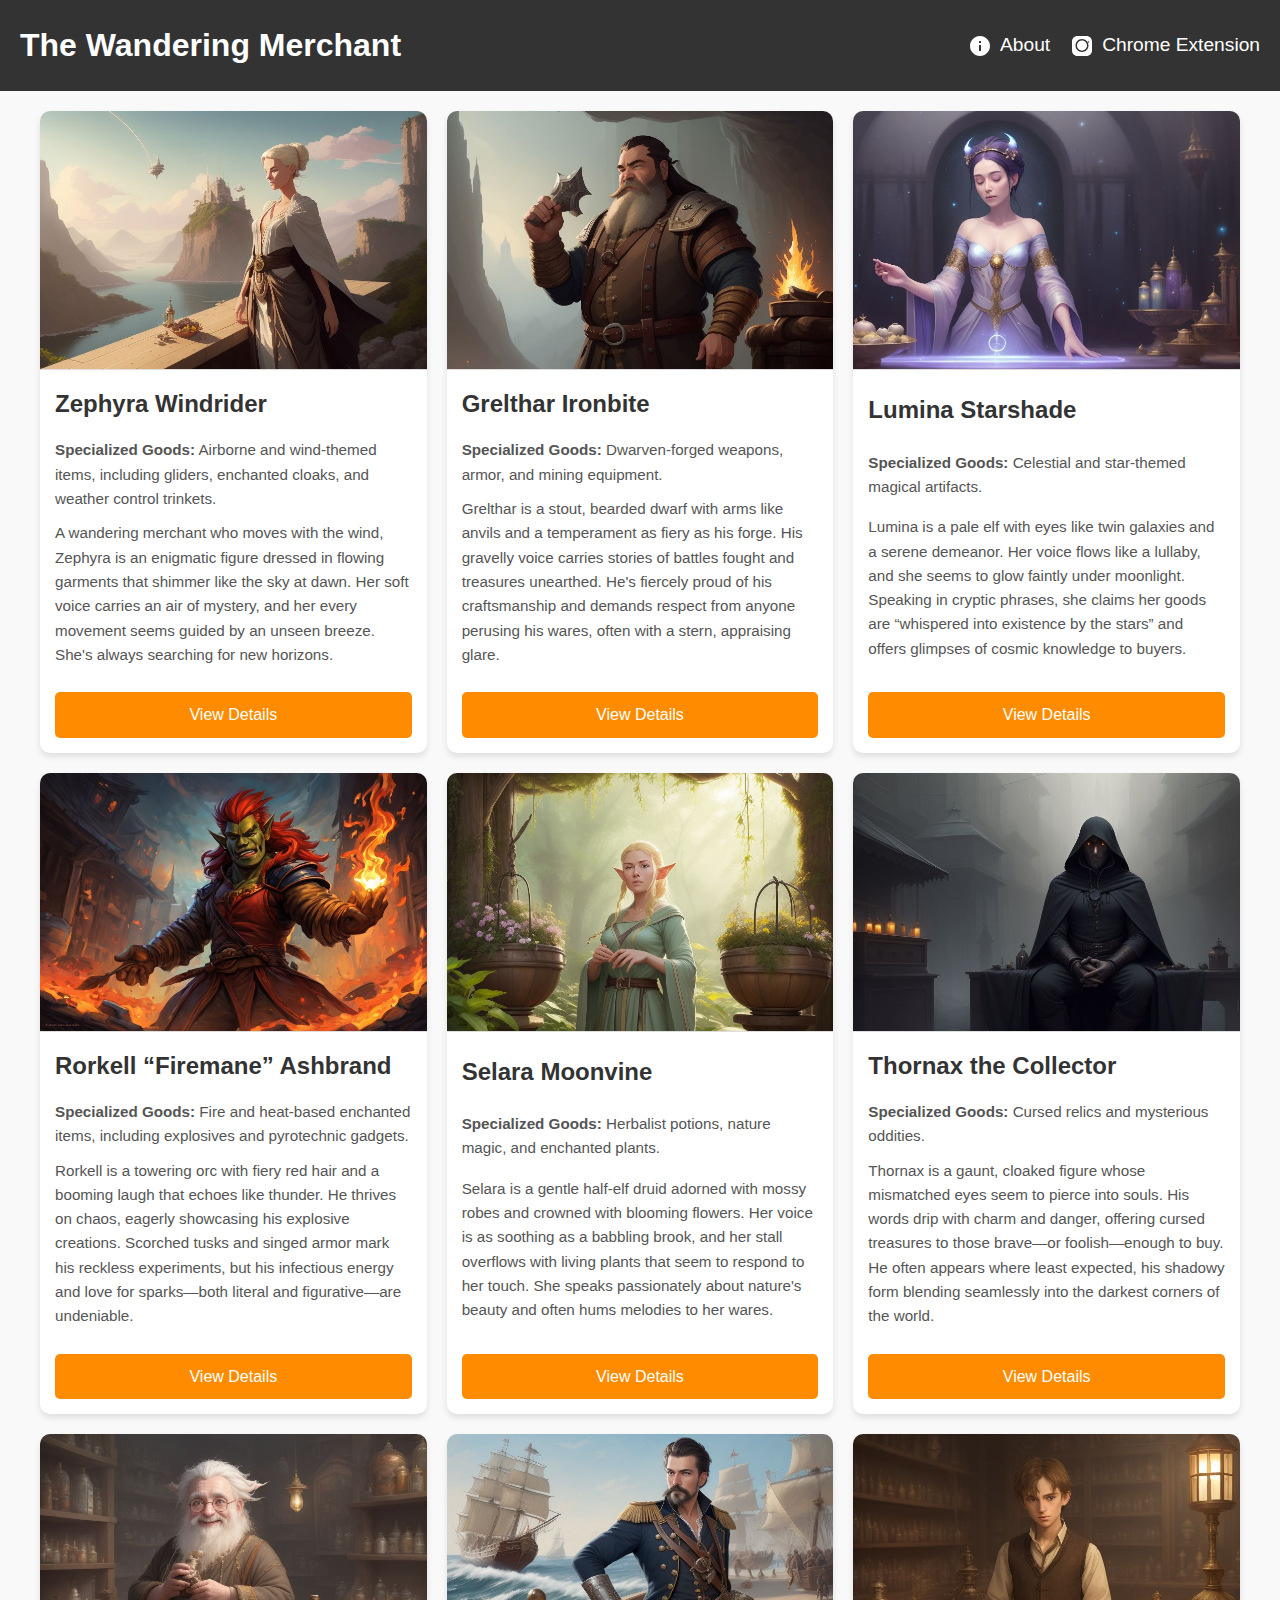
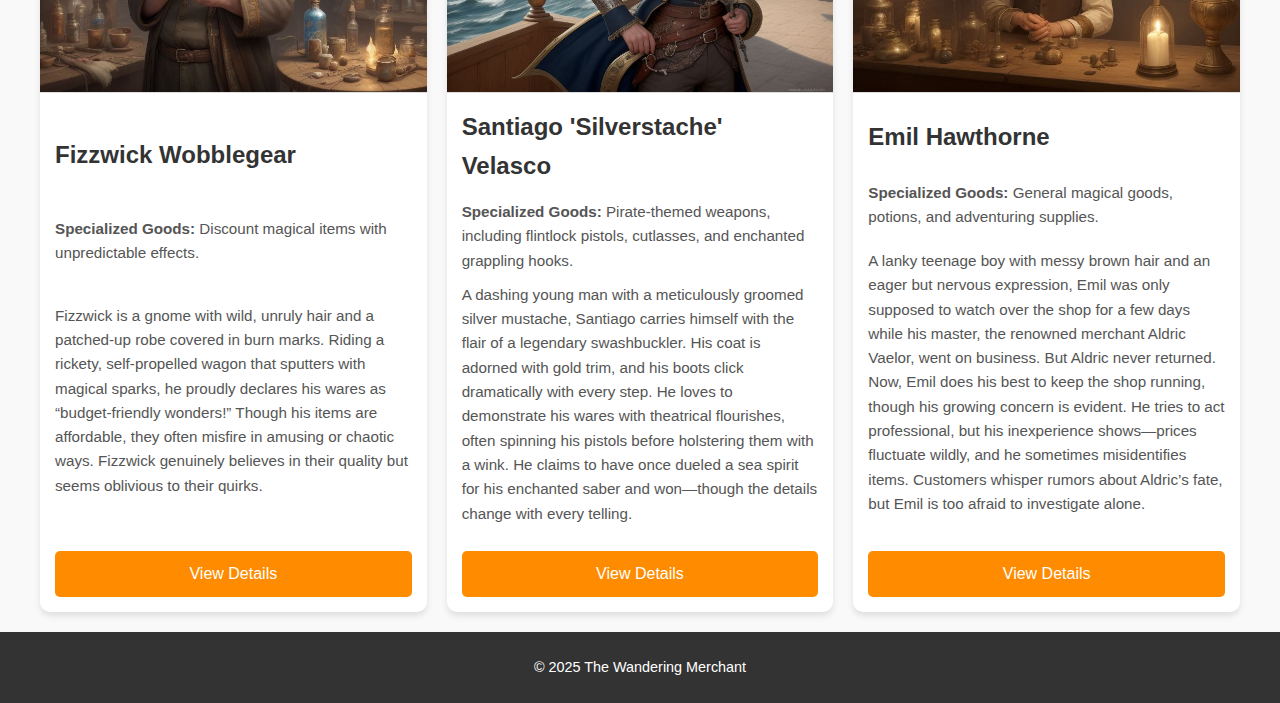
<file: index.html>
<!DOCTYPE html>
<html lang="en">
<head>
    <meta charset="UTF-8">
    <meta name="viewport" content="width=device-width, initial-scale=1.0">
    <title>The Wandering Merchant</title>
    <!-- SEO Optimization -->
    <meta name="description" content="The Wandering Merchant - Your source for rare and exotic goods from across the lands.">
    <meta name="keywords" content="D&D merchants, Dungeons and Dragons shop, fantasy vendors, magical items, RPG traders, premade NPCs, roleplaying merchants, rare artifacts, enchanted goods, tabletop RPG store, D&D economy, fantasy trading, immersive worldbuilding">
    <meta name="author" content="Venkata Vasanth Sunkara">
    <link rel="stylesheet" href="style.css">
</head>
<body>
    <header>
        <h1>The Wandering Merchant</h1>
        <nav>
            <ul>
                <li><a href="about.html">
                    <svg class="nav-icon" xmlns="http://www.w3.org/2000/svg" viewBox="0 0 24 24" width="24" height="24">
                        <path fill="currentColor" d="M12 2C6.48 2 2 6.48 2 12s4.48 10 10 10 10-4.48 10-10S17.52 2 12 2zm1 15h-2v-6h2v6zm0-8h-2V7h2v2z"/>
                    </svg> About
                </a></li>
                <li><a href="https://instagram.com/yourpage" target="_blank">
                    <svg class="nav-icon" xmlns="http://www.w3.org/2000/svg" viewBox="0 0 24 24" width="24" height="24">
                        <path fill="currentColor" d="M7.5 2C4.42 2 2 4.42 2 7.5v9C2 19.58 4.42 22 7.5 22h9c3.08 0 5.5-2.42 5.5-5.5v-9C22 4.42 19.58 2 16.5 2h-9zm4.5 3c3.6 0 6.5 2.9 6.5 6.5S15.6 18 12 18 5.5 15.1 5.5 11.5 8.4 5 12 5zm0 1.5c-2.76 0-5 2.24-5 5s2.24 5 5 5 5-2.24 5-5-2.24-5-5-5zm6.5.75c.41 0 .75.34.75.75s-.34.75-.75.75-.75-.34-.75-.75.34-.75.75-.75z"/>
                    </svg>Chrome Extension
                </a></li>
            </ul>
        </nav>
    </header>
    
    <main id="merchant-container"></main>
    <footer>
        <p>© 2025 The Wandering Merchant</p>
    </footer>
    <script type="module" src="script.js"></script>
</body>
</html>
</file>
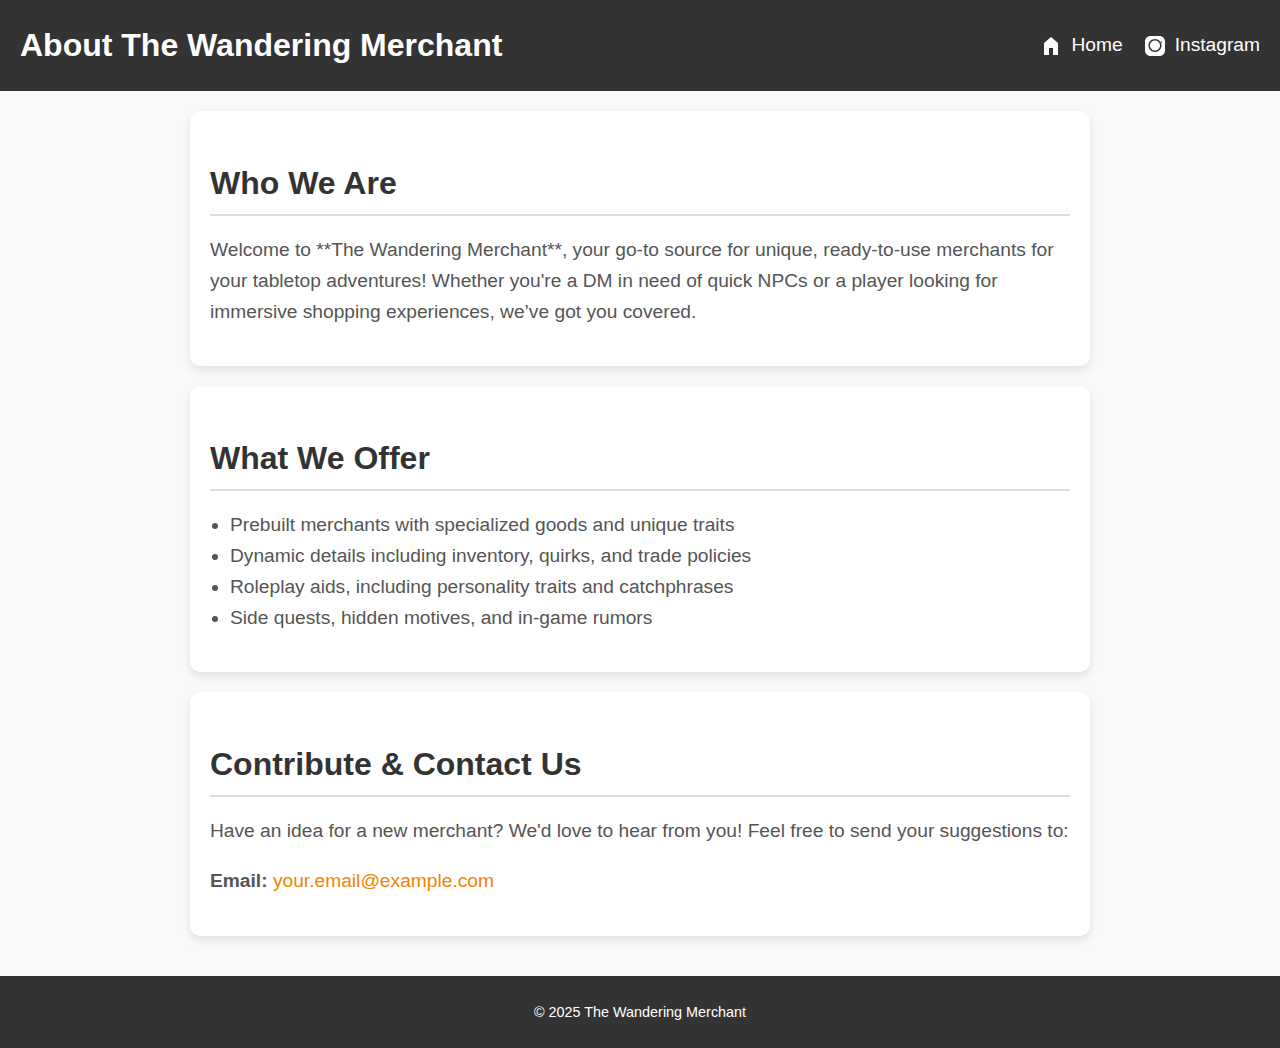
<file: about.html>
<!DOCTYPE html>
<html lang="en">
<head>
    <meta charset="UTF-8">
    <meta name="viewport" content="width=device-width, initial-scale=1.0">
    <title>About Us - The Wandering Merchant</title>
    <link rel="stylesheet" href="style.css">
</head>
<body>

    <header>
        <h1>About The Wandering Merchant</h1>
        <nav>
            <ul>
                <li><a href="index.html">
                    <svg class="nav-icon" xmlns="http://www.w3.org/2000/svg" viewBox="0 0 24 24" width="24" height="24">
                        <path fill="currentColor" d="M12 3l7 6v12h-5v-7h-4v7H5V9l7-6z"/>
                    </svg> Home
                </a></li>
                <li><a href="https://instagram.com/yourpage" target="_blank">
                    <svg class="nav-icon" xmlns="http://www.w3.org/2000/svg" viewBox="0 0 24 24" width="24" height="24">
                        <path fill="currentColor" d="M7.5 2C4.42 2 2 4.42 2 7.5v9C2 19.58 4.42 22 7.5 22h9c3.08 0 5.5-2.42 5.5-5.5v-9C22 4.42 19.58 2 16.5 2h-9zm4.5 3c3.6 0 6.5 2.9 6.5 6.5S15.6 18 12 18 5.5 15.1 5.5 11.5 8.4 5 12 5zm0 1.5c-2.76 0-5 2.24-5 5s2.24 5 5 5 5-2.24 5-5-2.24-5-5-5zm6.5.75c.41 0 .75.34.75.75s-.34.75-.75.75-.75-.34-.75-.75.34-.75.75-.75z"/>
                    </svg> Instagram
                </a></li>
            </ul>
        </nav>
    </header>

<main class="container">
    <section class="about-section">
        <h2>Who We Are</h2>
        <p>Welcome to **The Wandering Merchant**, your go-to source for unique, ready-to-use merchants for your tabletop adventures! Whether you're a DM in need of quick NPCs or a player looking for immersive shopping experiences, we’ve got you covered.</p>
    </section>

    <section class="about-section">
        <h2>What We Offer</h2>
        <ul>
            <li>Prebuilt merchants with specialized goods and unique traits</li>
            <li>Dynamic details including inventory, quirks, and trade policies</li>
            <li>Roleplay aids, including personality traits and catchphrases</li>
            <li>Side quests, hidden motives, and in-game rumors</li>
        </ul>
    </section>

    <section class="about-section">
        <h2>Contribute & Contact Us</h2>
        <p>Have an idea for a new merchant? We'd love to hear from you! Feel free to send your suggestions to:</p>
        <p><strong>Email:</strong> <a href="mailto:your.email@example.com">your.email@example.com</a></p>
    </section>
</main>

<footer>
    <p>&copy; 2025 The Wandering Merchant</p>
</footer>

</body>
</html>
</file>
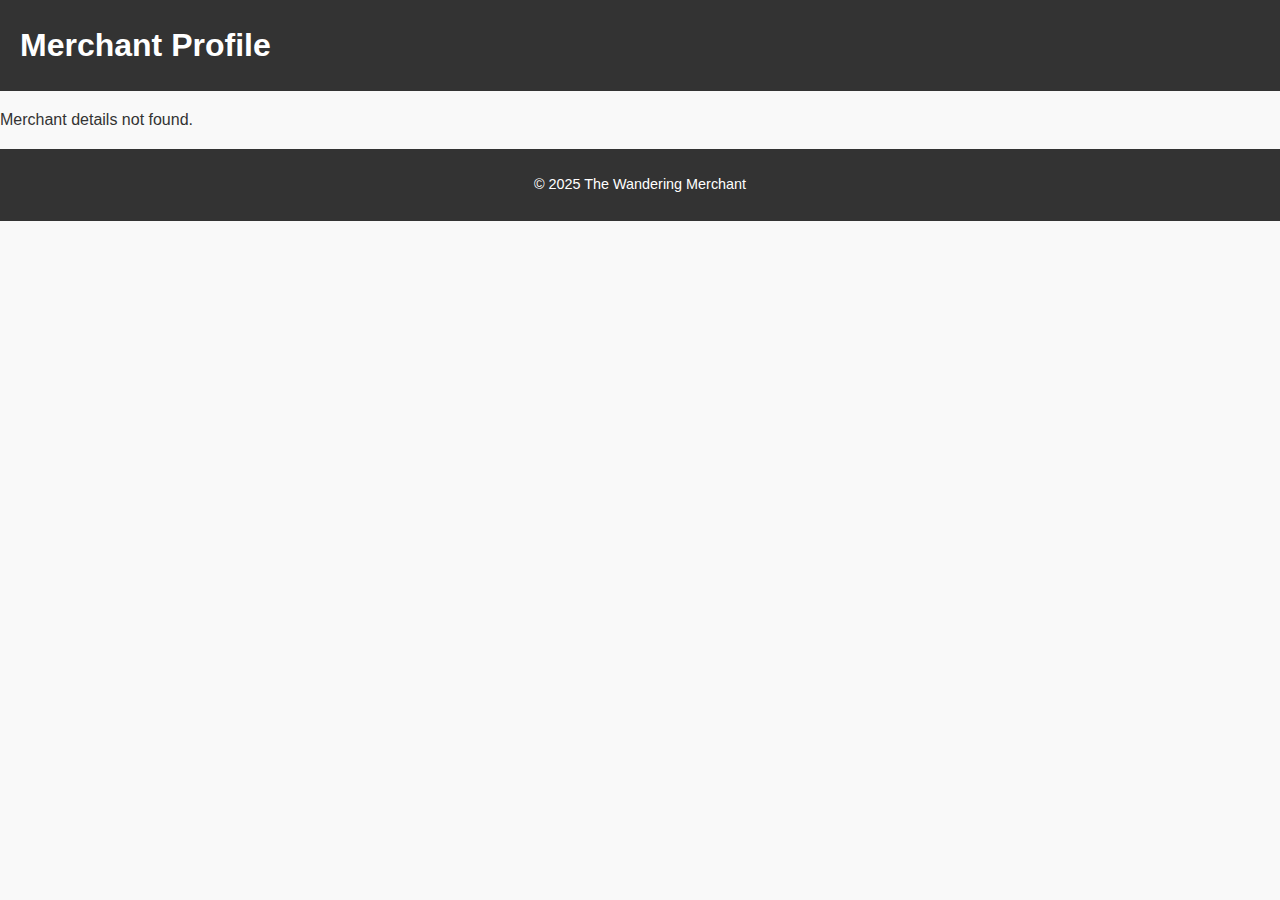
<file: details.html>
<!DOCTYPE html>
<html lang="en">
<head>
    <meta charset="UTF-8">
    <meta name="viewport" content="width=device-width, initial-scale=1.0">
    <title>Merchant Details</title>
    <link rel="stylesheet" href="style.css">
</head>
<body>
    <header>
        <h1>Merchant Profile</h1>
    </header>
    <main id="merchant-details"></main>
    <footer>
        <p>© 2025 The Wandering Merchant</p>
    </footer>
    <script type="module" src="script.js"></script>
</body>
</html>
</file>
<file: style.css>
/* General styles */
body {
    font-family: 'Arial', sans-serif;
    margin: 0;
    padding: 0;
    background-color: #f9f9f9;
    color: #333;
    line-height: 1.6;
}

header {
    text-align: center;
    background: #333;
    color: #fff;
    padding: 20px;
}

header h1 {
    margin: 0;
    font-size: 2rem;
}

footer {
    text-align: center;
    padding: 10px 0;
    background: #333;
    color: #fff;
    font-size: 0.9rem;
}

/* Container styling for merchant cards */
#merchant-container {
    display: grid;
    grid-template-columns: repeat(auto-fit, minmax(300px, 1fr));
    gap: 20px;
    padding: 20px;
    max-width: 1200px;
    margin: 0 auto;
}

/* Merchant card styling */
.merchant-card {
    background: #fff;
    border-radius: 10px;
    box-shadow: 0 4px 6px rgba(0, 0, 0, 0.1);
    overflow: hidden;
    transition: transform 0.3s ease, box-shadow 0.3s ease;
    display: flex;
    flex-direction: column;
    justify-content: space-between;
}

.merchant-card:hover {
    transform: translateY(-5px);
    box-shadow: 0 6px 10px rgba(0, 0, 0, 0.15);
}

/* Merchant image styled for landscape mode */
.merchant-card img {
    width: 100%;
    aspect-ratio: 768 / 512;
    object-fit: cover;
    border-bottom: 1px solid #ddd;
}

/* Text styling within the card */
.merchant-card h2 {
    font-size: 1.5rem;
    margin: 15px;
    color: #333;
}

.merchant-card p {
    margin: 0 15px 10px;
    font-size: 0.95rem;
    color: #555;
}

.merchant-card a {
    display: block;
    margin: 15px;
    padding: 10px 20px;
    background: #ff8c00;
    color: #fff;
    text-align: center;
    text-decoration: none;
    border-radius: 5px;
    font-size: 1rem;
    transition: background 0.3s ease;
}

.merchant-card a:hover {
    background: #cc7000;
}

/* Profile Section for details.html */
.profile-section {
    text-align: center;
    padding: 30px 20px;
    background: #fff;
    border-radius: 10px;
    box-shadow: 0 4px 6px rgba(0, 0, 0, 0.1);
    margin: 20px auto;
    max-width: 800px;
}

.profile-section h2 {
    font-size: 2rem;
    color: #333;
    margin-bottom: 15px;
}

.profile-section .merchant-image {
    width: 100%;
    height: auto; /* Ensures aspect ratio is maintained */
    border-radius: 10px;
    box-shadow: 0 4px 8px rgba(0, 0, 0, 0.1);
    margin-bottom: 20px;
    display: block; /* Ensures it behaves as a block element */
    max-width: 100%; /* Prevents the image from exceeding its container */
}



.profile-section p {
    font-size: 1rem;
    color: #555;
    line-height: 1.8;
    margin-bottom: 20px;
}

/* Offerings Section for details.html */
.offerings-section {
    margin: 30px auto;
    background: #fff;
    padding: 20px;
    border-radius: 10px;
    box-shadow: 0 4px 6px rgba(0, 0, 0, 0.1);
    max-width: 800px;
}

.offerings-section h3 {
    font-size: 1.8rem;
    color: #333;
    margin-bottom: 15px;
    border-bottom: 2px solid #eee;
    padding-bottom: 5px;
}

.offerings-section table {
    width: 100%;
    border-collapse: collapse;
    margin-top: 20px;
    font-size: 0.95rem;
}

.offerings-section th, .offerings-section td {
    border: 1px solid #ddd;
    padding: 12px;
    text-align: left;
}

.offerings-section th {
    background-color: #f8f8f8;
    font-weight: bold;
}

.offerings-section tr:nth-child(even) {
    background-color: #fafafa;
}

.offerings-section tr:hover {
    background-color: #f1f1f1;
}

.token-section {
    display: flex;
    background-color: #f8f8f8;
    flex-direction: column; 
    align-items: center; 
    justify-content: center; 
    text-align: center; 
    padding: 20px; 
}

.character-token {
    width: 150px;
    height: 150px;
    border-radius: 50%;
    border: 3px solid #ddd;
    box-shadow: 0 4px 6px rgba(0, 0, 0, 0.2);
    margin-top: 20px; 
}


/* Hooks, Traits, and Additional Sections */
.hooks-section, .traits-section, .additional-elements {
    background: #fff;
    padding: 20px;
    margin: 20px auto;
    border-radius: 10px;
    box-shadow: 0 4px 6px rgba(0, 0, 0, 0.1);
    max-width: 800px;
}

.hooks-section h3, .traits-section h3, .additional-elements h3 {
    font-size: 1.8rem;
    margin-bottom: 15px;
    color: #333;
    border-bottom: 2px solid #eee;
    padding-bottom: 5px;
}

.hooks-section p, .traits-section p, .additional-elements p {
    font-size: 1rem;
    color: #555;
    line-height: 1.8;
}

/* Responsive Styling */
@media (max-width: 768px) {
    #merchant-container {
        grid-template-columns: repeat(auto-fit, minmax(250px, 1fr));
    }

    .merchant-card h2 {
        font-size: 1.2rem;
    }

    .merchant-card p {
        font-size: 0.9rem;
    }

    .offerings-section table {
        font-size: 0.85rem;
    }
}

.container {
    max-width: 900px;
    margin: auto;
    padding: 20px;
}

.about-section {
    background: #ffffff;
    padding: 20px;
    margin-bottom: 20px;
    border-radius: 10px;
    box-shadow: 0 4px 8px rgba(0, 0, 0, 0.1);
}

.about-section h2 {
    font-size: 2rem;
    color: #333;
    border-bottom: 2px solid #ddd;
    padding-bottom: 5px;
    margin-bottom: 10px;
}

.about-section p, .about-section ul {
    font-size: 1.2rem;
    color: #555;
    line-height: 1.6;
}

.about-section ul {
    list-style-type: disc;
    padding-left: 20px;
}

.about-section a {
    color: #EE8600;
    text-decoration: none;
}

.about-section a:hover {
    text-decoration: underline;
}

header {
    display: flex;
    justify-content: space-between;
    align-items: center;
    padding: 20px;
    background: #333;
    color: #fff;
}

nav ul {
    list-style: none;
    display: flex;
    gap: 20px;
    margin: 0;
    padding: 0;
}

nav ul li {
    display: inline-block;
}

nav ul li a {
    display: flex;
    align-items: center;
    color: #fff;
    text-decoration: none;
    font-size: 1.2rem;
    transition: 0.3s;
}

nav ul li a:hover {
    color: #EE8600;
}

.nav-icon {
    width: 24px;
    height: 24px;
    margin-right: 8px;
    fill: currentColor; /* Ensures icon color follows text */
}
</file>
